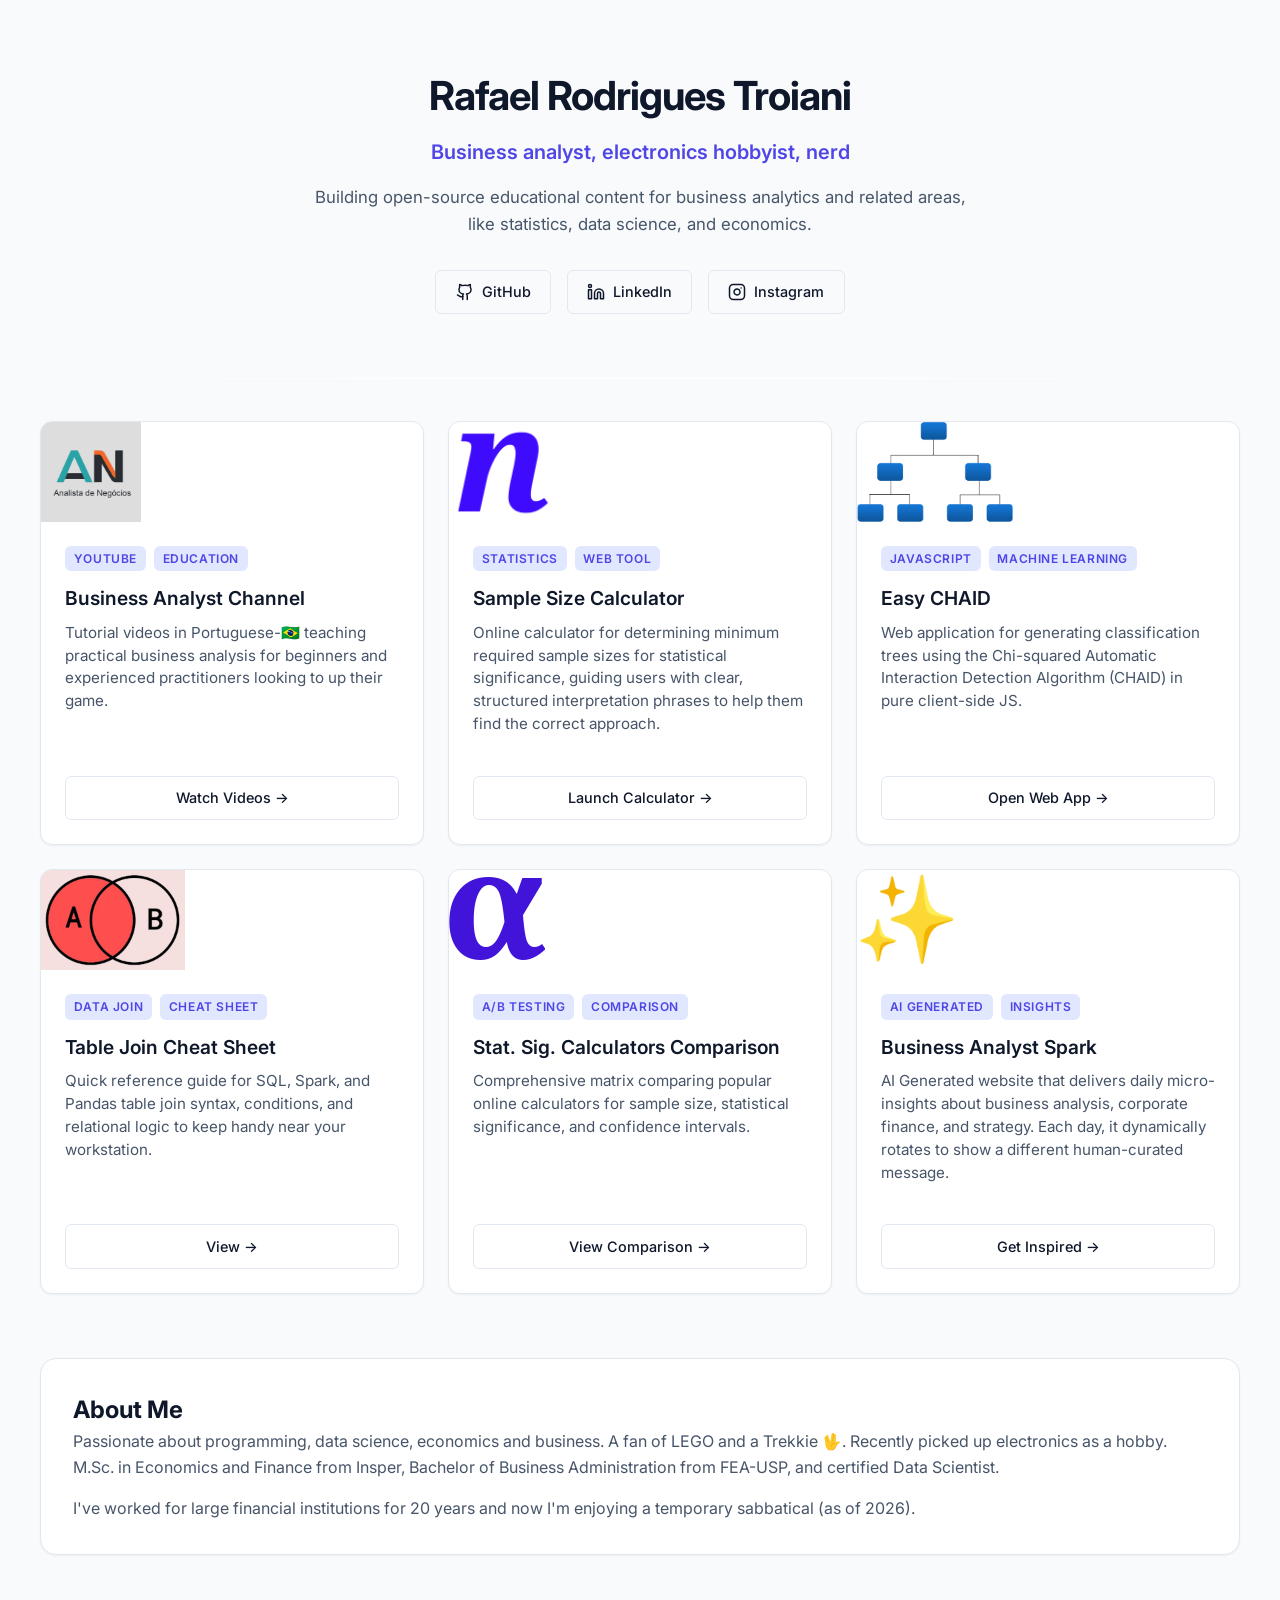
<file: index.html>
<!doctype html>
<html lang="en">
  <head>
    <title>Rafael Rodrigues Troiani</title>
    <meta charset="utf-8" />
    <link rel="icon" type="image/jpeg" href="img/favicon180.png" />
    <link rel="apple-touch-icon" href="img/favicon180.png" />
    <!-- Google tag (gtag.js) -->
    <script
      async
      src="https://www.googletagmanager.com/gtag/js?id=G-MQH401M9MK"
    ></script>
    <script>
      window.dataLayer = window.dataLayer || [];
      function gtag() {
        dataLayer.push(arguments);
      }
      gtag("js", new Date());
      gtag("config", "G-MQH401M9MK");
    </script>
    <meta name="viewport" content="width=device-width, initial-scale=1" />

    <!-- SEO & Social Meta Tags -->
    <meta
      name="description"
      content="Portfolio of Rafael Rodrigues Troiani — Business Analyst & M.Sc. in Economics. Open-source statistical tools, sample size calculators, and analytics guides."
    />
    <meta name="author" content="Rafael Rodrigues Troiani" />
    <meta
      name="keywords"
      content="Rafael Rodrigues Troiani,Decision tree,chaid,easy chaid,Rafael Troiani,sample size calculator"
    />

    <!-- Google Fonts -->
    <link rel="preconnect" href="https://fonts.googleapis.com" />
    <link rel="preconnect" href="https://fonts.gstatic.com" crossorigin />
    <link
      href="https://fonts.googleapis.com/css2?family=Inter:wght@400;500;600;700&family=JetBrains+Mono:wght@400;500&display=swap"
      rel="stylesheet"
    />

    <!-- Custom Styles -->
    <link rel="stylesheet" href="style.css" />
  </head>
  <body>
    <!-- Hero Header -->
    <header class="hero">
      <h1>Rafael Rodrigues Troiani</h1>
      <p class="hero-subtitle">Business analyst, electronics hobbyist, nerd</p>
      <p class="hero-bio">
        Building open-source educational content for business analytics and
        related areas, like statistics, data science, and economics.
      </p>
      <div class="social-links">
        <a
          href="https://github.com/rafatro"
          class="btn btn-outline"
          target="_blank"
          rel="noopener"
        >
          <svg
            xmlns="http://www.w3.org/2000/svg"
            width="20"
            height="20"
            viewBox="0 0 24 24"
            fill="none"
            stroke="currentColor"
            stroke-width="2"
            stroke-linecap="round"
            stroke-linejoin="round"
            class="btn-icon"
          >
            <path
              d="M15 22v-4a4.8 4.8 0 0 0-1-3.5c3 0 6-2 6-5.5.08-1.25-.27-2.48-1-3.5.28-1.15.28-2.35 0-3.5 0 0-1 0-3 1.5-2.64-.5-5.36-.5-8 0C6 2 5 2 5 2c-.3 1.15-.3 2.35 0 3.5A5.403 5.403 0 0 0 4 9c0 3.5 3 5.5 6 5.5-.39.49-.68 1.05-.85 1.65-.17.6-.22 1.23-.15 1.85v4"
            />
            <path d="M9 18c-4.51 2-5-2-7-2" />
          </svg>
          GitHub</a
        >
        <a
          href="https://www.linkedin.com/in/rafael-rodrigues-troiani"
          class="btn btn-outline"
          target="_blank"
          rel="noopener"
        >
          <svg
            xmlns="http://www.w3.org/2000/svg"
            width="20"
            height="20"
            viewBox="0 0 24 24"
            fill="none"
            stroke="currentColor"
            stroke-width="2"
            stroke-linecap="round"
            stroke-linejoin="round"
            class="btn-icon"
          >
            <path
              d="M16 8a6 6 0 0 1 6 6v7h-4v-7a2 2 0 0 0-2-2 2 2 0 0 0-2 2v7h-4v-7a6 6 0 0 1 6-6z"
            />
            <rect width="4" height="12" x="2" y="9" />
            <circle cx="4" cy="4" r="2" />
          </svg>
          LinkedIn</a
        >
        <a
          href="https://www.instagram.com/rafa_tro/"
          class="btn btn-outline"
          target="_blank"
          rel="noopener"
        >
          <svg
            xmlns="http://www.w3.org/2000/svg"
            width="20"
            height="20"
            viewBox="0 0 24 24"
            fill="none"
            stroke="currentColor"
            stroke-width="2"
            stroke-linecap="round"
            stroke-linejoin="round"
            class="btn-icon"
          >
            <rect width="20" height="20" x="2" y="2" rx="5" ry="5" />
            <path d="M16 11.37A4 4 0 1 1 12.63 8 4 4 0 0 1 16 11.37z" />
            <line x1="17.5" x2="17.51" y1="6.5" y2="6.5" />
          </svg>
          Instagram
        </a>
      </div>
    </header>
    <hr />
    <br />
    <main>
      <!-- Creations Grid Section -->
      <section>
        <div class="projects-grid">
          <!-- Business Analyst YT Channel -->
          <article class="project-card">
            <div class="card-image-wrapper">
              <img
                src="img/logoAN.jpg"
                alt="Analista de Negócios"
                class="card-image"
              />
            </div>
            <div class="card-content">
              <div class="card-header">
                <div class="card-badges">
                  <span class="badge">YouTube</span>
                  <span class="badge">Education</span>
                </div>
                <h3>Business Analyst Channel</h3>
                <p>
                  Tutorial videos in Portuguese-🇧🇷 teaching practical business
                  analysis for beginners and experienced practitioners looking
                  to up their game.
                </p>
              </div>
              <div class="card-footer">
                <a
                  href="https://www.youtube.com/@AnalistadeNegocios_"
                  class="btn btn-outline"
                  target="_blank"
                  rel="noopener"
                  >Watch Videos →</a
                >
              </div>
            </div>
          </article>

          <!-- Sample Size Calculator -->
          <article class="project-card">
            <div class="card-image-wrapper">
              <img src="img/n_blue.png" alt="n" class="card-image" />
            </div>
            <div class="card-content">
              <div class="card-header">
                <div class="card-badges">
                  <span class="badge">Statistics</span>
                  <span class="badge">Web Tool</span>
                </div>
                <h3>Sample Size Calculator</h3>
                <p>
                  Online calculator for determining minimum required sample
                  sizes for statistical significance, guiding users with clear,
                  structured interpretation phrases to help them find the
                  correct approach.
                </p>
              </div>
              <div class="card-footer">
                <a
                  href="https://samplesizecalculator.github.io/"
                  class="btn btn-outline"
                  >Launch Calculator →</a
                >
              </div>
            </div>
          </article>

          <!-- Easy CHAID -->
          <article class="project-card">
            <div class="card-image-wrapper">
              <img
                src="img/hierarchy.png"
                alt="Hierarchy tree"
                class="card-image"
              />
            </div>
            <div class="card-content">
              <div class="card-header">
                <div class="card-badges">
                  <span class="badge">JavaScript</span>
                  <span class="badge">Machine Learning</span>
                </div>
                <h3>Easy CHAID</h3>
                <p>
                  Web application for generating classification trees using the
                  Chi-squared Automatic Interaction Detection Algorithm (CHAID)
                  in pure client-side JS.
                </p>
              </div>
              <div class="card-footer">
                <a
                  href="https://rafatro.github.io/EasyCHAID"
                  class="btn btn-outline"
                  >Open Web App →</a
                >
              </div>
            </div>
          </article>

          <!-- Table Join Cheat Sheet -->
          <article class="project-card">
            <div class="card-image-wrapper">
              <img src="img/join.jpg" alt="Join" class="card-image" />
            </div>
            <div class="card-content">
              <div class="card-header">
                <div class="card-badges">
                  <span class="badge">Data Join</span>
                  <span class="badge">Cheat Sheet</span>
                </div>
                <h3>Table Join Cheat Sheet</h3>
                <p>
                  Quick reference guide for SQL, Spark, and Pandas table join
                  syntax, conditions, and relational logic to keep handy near
                  your workstation.
                </p>
              </div>
              <div class="card-footer">
                <a
                  href="https://rafatro.github.io/cheat-sheet-join"
                  class="btn btn-outline"
                  >View →</a
                >
              </div>
            </div>
          </article>

          <!-- Calculators Comparison -->
          <article class="project-card">
            <div class="card-image-wrapper">
              <img src="img/alpha.png" alt="Alpha" class="card-image" />
            </div>
            <div class="card-content">
              <div class="card-header">
                <div class="card-badges">
                  <span class="badge">A/B Testing</span>
                  <span class="badge">Comparison</span>
                </div>
                <h3>Stat. Sig. Calculators Comparison</h3>
                <p>
                  Comprehensive matrix comparing popular online calculators for
                  sample size, statistical significance, and confidence
                  intervals.
                </p>
              </div>
              <div class="card-footer">
                <a
                  href="https://rafatro.github.io/stat-sig-calculators"
                  class="btn btn-outline"
                  >View Comparison →</a
                >
              </div>
            </div>
          </article>

          <!-- Business Analyst Spark -->
          <article class="project-card">
            <div class="card-image-wrapper">
              <img src="img/Sparkle.png" alt="Alpha" class="card-image" />
            </div>
            <div class="card-content">
              <div class="card-header">
                <div class="card-badges">
                  <span class="badge">AI Generated</span>
                  <span class="badge">Insights</span>
                </div>
                <h3>Business Analyst Spark</h3>
                <p>
                  AI Generated website that delivers daily micro-insights about
                  business analysis, corporate finance, and strategy. Each day,
                  it dynamically rotates to show a different human-curated
                  message.
                </p>
              </div>
              <div class="card-footer">
                <a
                  href="https://baspark.github.io/"
                  class="btn btn-outline"
                  >Get Inspired →</a
                >
              </div>
            </div>
          </article>
        </div>
      </section>

      <!-- About Section -->
      <section class="about-section">
        <h2 class="section-title">About Me</h2>
        <p>
          Passionate about programming, data science, economics and business. A
          fan of LEGO and a Trekkie 🖖. Recently picked up electronics as a
          hobby.<br />
          M.Sc. in Economics and Finance from Insper, Bachelor of Business
          Administration from FEA-USP, and certified Data Scientist.
        </p>
        <p>
          I've worked for large financial institutions for 20 years and now I'm
          enjoying a temporary sabbatical (as of 2026).
        </p>
      </section>
    </main>
  </body>
</html>
</file>
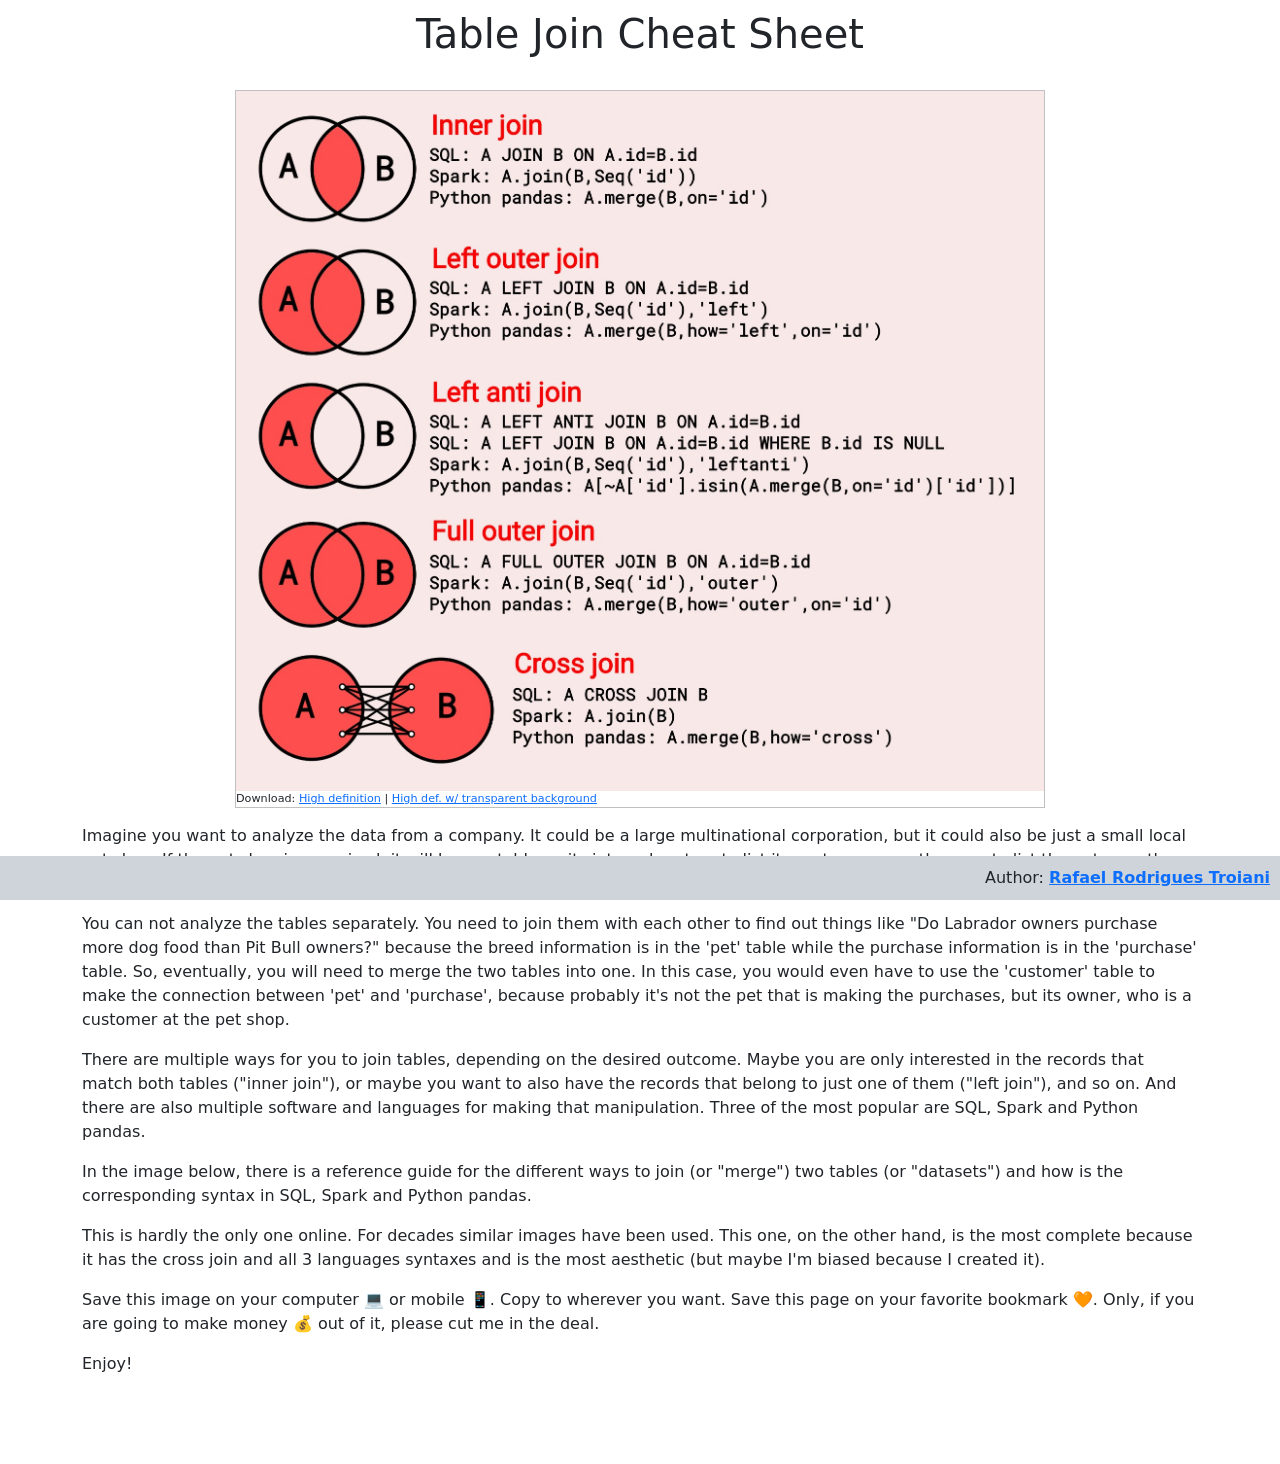
<file: cheat-sheet-join/index.html>
<!DOCTYPE html>
<html lang="en">
<head>
  <title>Table Join Cheat Sheet</title>
  <meta charset="utf-8">
  <link rel="icon" type="image/x-icon" href="favicon.png">
  <!-- Google tag (gtag.js) -->
  <script async src="https://www.googletagmanager.com/gtag/js?id=G-MQH401M9MK"></script>
  <script>
    window.dataLayer = window.dataLayer || [];
    function gtag(){dataLayer.push(arguments);}
    gtag('js', new Date());
    gtag('config', 'G-MQH401M9MK');
  </script>
  <meta name="viewport" content="width=device-width, initial-scale=1">
  <link href="https://cdn.jsdelivr.net/npm/bootstrap@5.3.2/dist/css/bootstrap.min.css" rel="stylesheet" integrity="sha384-T3c6CoIi6uLrA9TneNEoa7RxnatzjcDSCmG1MXxSR1GAsXEV/Dwwykc2MPK8M2HN" crossorigin="anonymous">
  <meta name="keywords" content="table,join,table join,merge,sql,spark,python,pandas,left join,outer,inner,leftanti,left anti,cross,cross join">
  <meta name="description" content="How to join (merge) two or more tables in SQL, Spark and Python Pandas">
  <style>
    a.link_format:link {color:inherit; text-decoration: underline;}
    a.link_format:visited {color:inherit; text-decoration: underline;}
    a.link_format:hover {color:#0000ff; text-decoration: underline;}
    body {margin-top: 10px;}
    .footer {
      position: fixed;
      left: 0;
      bottom: 0;
      padding: 10px;
      width: 100%;
      text-align: right;
    }
  </style>
</head>
<body>
  <div class="container">
    <h1 class="text-center">Table Join Cheat Sheet</h1><br>
    <figure style="border: thin #c0c0c0 solid;max-width:100%;max-width:810px;display: block;margin-left: auto;margin-right: auto;">
      <img src="Table Join SQL Spark Python.jpg" alt="cheat sheet for joining tables with sql spark and python pandas" style="max-width:100%">
      <figcaption style="font-size: 0.7em;">Download: <a href="Table Join SQL Spark Python (high).jpg">High definition</a> | <a href="Table Join SQL Spark Python (high transparent).png">High def. w/ transparent background</a></figcaption>
    </figure>
    <p>Imagine you want to analyze the data from a company. It could be a large multinational corporation, but it could also be just a small local pet shop. If the pet shop is organized, it will have a table on its internal system to list its customers, another one to list the pets, another one to list the purchases, and maybe others to list employees, expenses, stores, inventory, and so on.</p>
    <p>You can not analyze the tables separately. You need to join them with each other to find out things like "Do Labrador owners purchase more dog food than Pit Bull owners?" because the breed information is in the 'pet' table while the purchase information is in the 'purchase' table. So, eventually, you will need to merge the two tables into one. In this case, you would even have to use the 'customer' table to make the connection between 'pet' and 'purchase', because probably it's not the pet that is making the purchases, but its owner, who is a customer at the pet shop.</p>
    <p>There are multiple ways for you to join tables, depending on the desired outcome. Maybe you are only interested in the records that match both tables ("inner join"), or maybe you want to also have the records that belong to just one of them ("left join"), and so on. And there are also multiple software and languages for making that manipulation. Three of the most popular are SQL, Spark and Python pandas.</p>
    <p>In the image below, there is a reference guide for the different ways to join (or "merge") two tables (or "datasets") and how is the corresponding syntax in SQL, Spark and Python pandas.</p>
    <p>This is hardly the only one online. For decades similar images have been used. This one, on the other hand, is the most complete because it has the cross join and all 3 languages syntaxes and is the most aesthetic (but maybe I'm biased because I created it).</p>
    <p>Save this image on your computer &#128187; or mobile &#128241;. Copy to wherever you want. Save this page on your favorite bookmark &#129505;. Only, if you are going to make money &#128176; out of it, please cut me in the deal.</p>
    <p>Enjoy!</p>
    <br><br><br>
    <div class="footer bg-dark-subtle">
      Author: <a href="https://rafatro.github.io" target="_blank"><b>Rafael Rodrigues Troiani</b></a>
    </div>
</body>
</file>
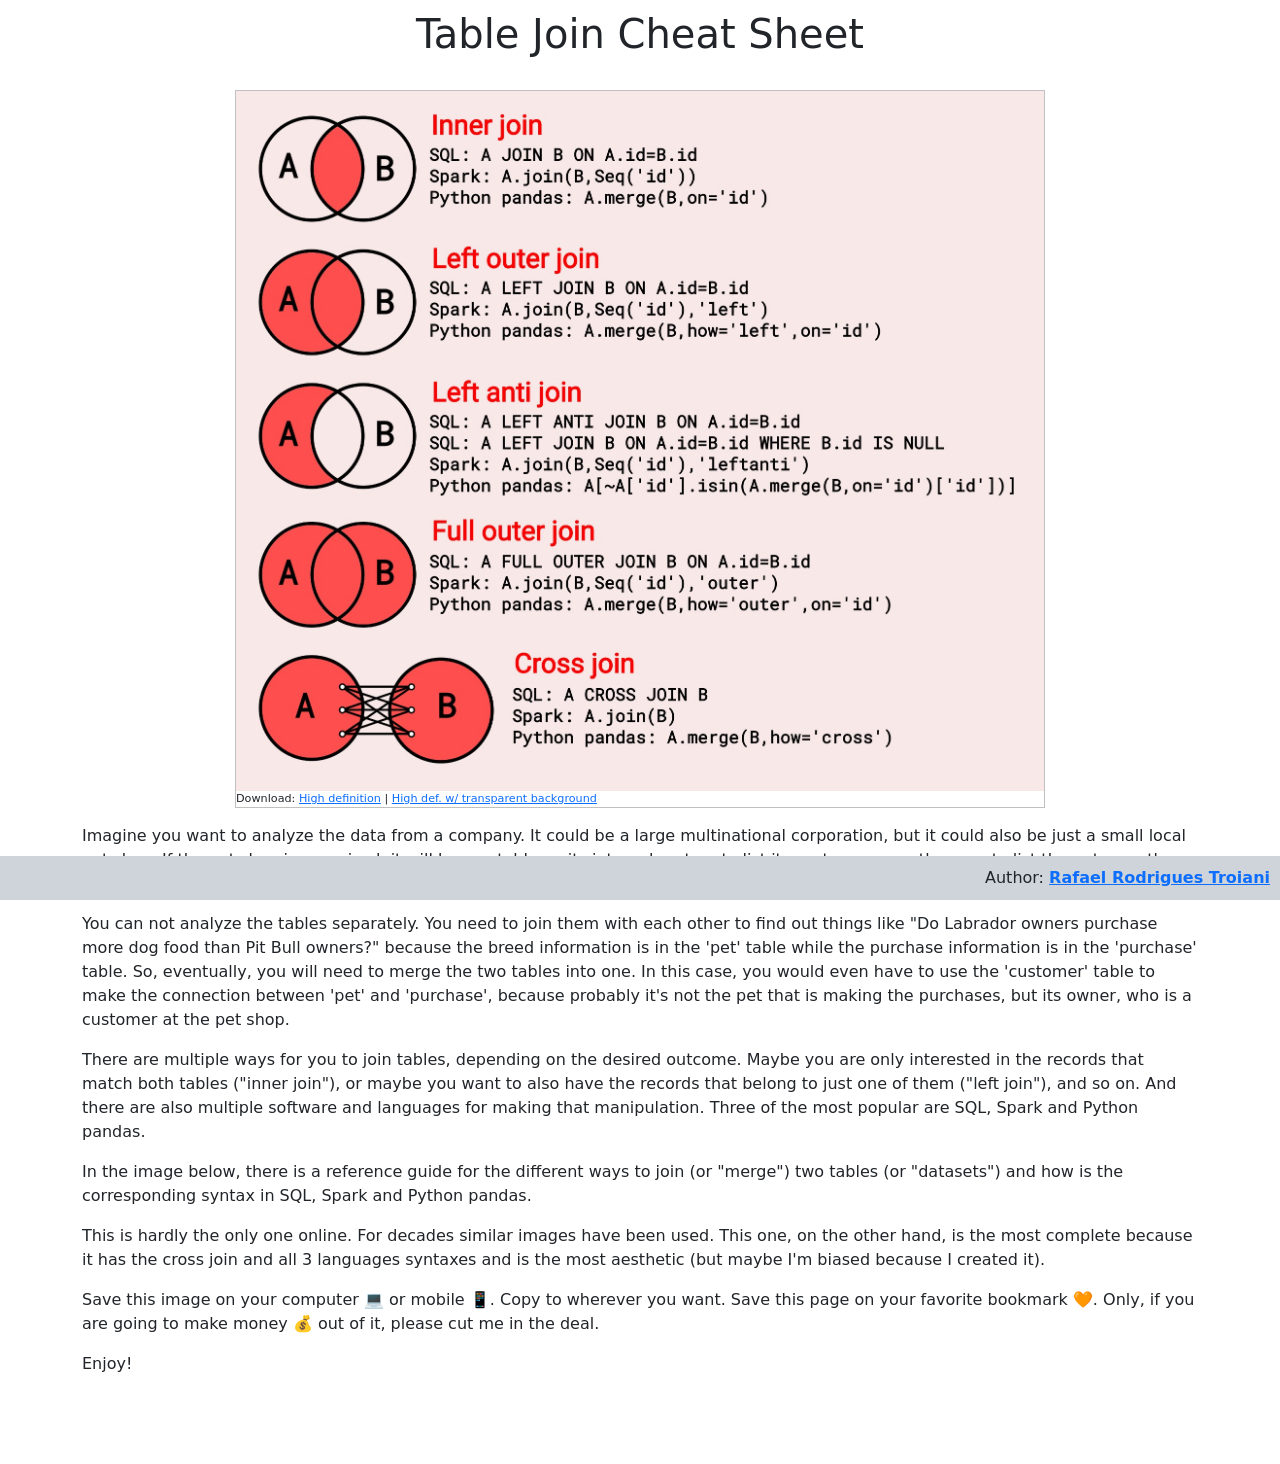
<file: cheatsheet_join/index.html>
<!DOCTYPE html>
<html lang="en">
<head>
  <title>Table Join Cheat Sheet</title>
  <meta charset="utf-8">
  <link rel="icon" type="image/x-icon" href="favicon.png">
  <!-- Google tag (gtag.js) -->
  <script async src="https://www.googletagmanager.com/gtag/js?id=G-MQH401M9MK"></script>
  <script>
    window.dataLayer = window.dataLayer || [];
    function gtag(){dataLayer.push(arguments);}
    gtag('js', new Date());
    gtag('config', 'G-MQH401M9MK');
  </script>
  <meta name="viewport" content="width=device-width, initial-scale=1">
  <link href="https://cdn.jsdelivr.net/npm/bootstrap@5.3.2/dist/css/bootstrap.min.css" rel="stylesheet" integrity="sha384-T3c6CoIi6uLrA9TneNEoa7RxnatzjcDSCmG1MXxSR1GAsXEV/Dwwykc2MPK8M2HN" crossorigin="anonymous">
  <meta name="keywords" content="table,join,table join,merge,sql,spark,python,pandas,left join,outer,inner,leftanti,left anti,cross,cross join">
  <meta name="description" content="How to join (merge) two or more tables in SQL, Spark and Python Pandas">
  <style>
    a.link_format:link {color:inherit; text-decoration: underline;}
    a.link_format:visited {color:inherit; text-decoration: underline;}
    a.link_format:hover {color:#0000ff; text-decoration: underline;}
    body {margin-top: 10px;}
    .footer {
      position: fixed;
      left: 0;
      bottom: 0;
      padding: 10px;
      width: 100%;
      text-align: right;
    }
  </style>
</head>
<body>
  <div class="container">
    <h1 class="text-center">Table Join Cheat Sheet</h1><br>
    <figure style="border: thin #c0c0c0 solid;max-width:100%;max-width:810px;display: block;margin-left: auto;margin-right: auto;">
      <img src="Table Join SQL Spark Python.jpg" alt="cheat sheet for joining tables with sql spark and python pandas" style="max-width:100%">
      <figcaption style="font-size: 0.7em;">Download: <a href="Table Join SQL Spark Python (high).jpg">High definition</a> | <a href="Table Join SQL Spark Python (high transparent).png">High def. w/ transparent background</a></figcaption>
    </figure>
    <p>Imagine you want to analyze the data from a company. It could be a large multinational corporation, but it could also be just a small local pet shop. If the pet shop is organized, it will have a table on its internal system to list its customers, another one to list the pets, another one to list the purchases, and maybe others to list employees, expenses, stores, inventory, and so on.</p>
    <p>You can not analyze the tables separately. You need to join them with each other to find out things like "Do Labrador owners purchase more dog food than Pit Bull owners?" because the breed information is in the 'pet' table while the purchase information is in the 'purchase' table. So, eventually, you will need to merge the two tables into one. In this case, you would even have to use the 'customer' table to make the connection between 'pet' and 'purchase', because probably it's not the pet that is making the purchases, but its owner, who is a customer at the pet shop.</p>
    <p>There are multiple ways for you to join tables, depending on the desired outcome. Maybe you are only interested in the records that match both tables ("inner join"), or maybe you want to also have the records that belong to just one of them ("left join"), and so on. And there are also multiple software and languages for making that manipulation. Three of the most popular are SQL, Spark and Python pandas.</p>
    <p>In the image below, there is a reference guide for the different ways to join (or "merge") two tables (or "datasets") and how is the corresponding syntax in SQL, Spark and Python pandas.</p>
    <p>This is hardly the only one online. For decades similar images have been used. This one, on the other hand, is the most complete because it has the cross join and all 3 languages syntaxes and is the most aesthetic (but maybe I'm biased because I created it).</p>
    <p>Save this image on your computer &#128187; or mobile &#128241;. Copy to wherever you want. Save this page on your favorite bookmark &#129505;. Only, if you are going to make money &#128176; out of it, please cut me in the deal.</p>
    <p>Enjoy!</p>
    <br><br><br>
    <div class="footer bg-dark-subtle">
      Author: <a href="https://rafatro.github.io/site/" target="_blank"><b>Rafael Rodrigues Troiani</b></a>
    </div>
</body>
</file>
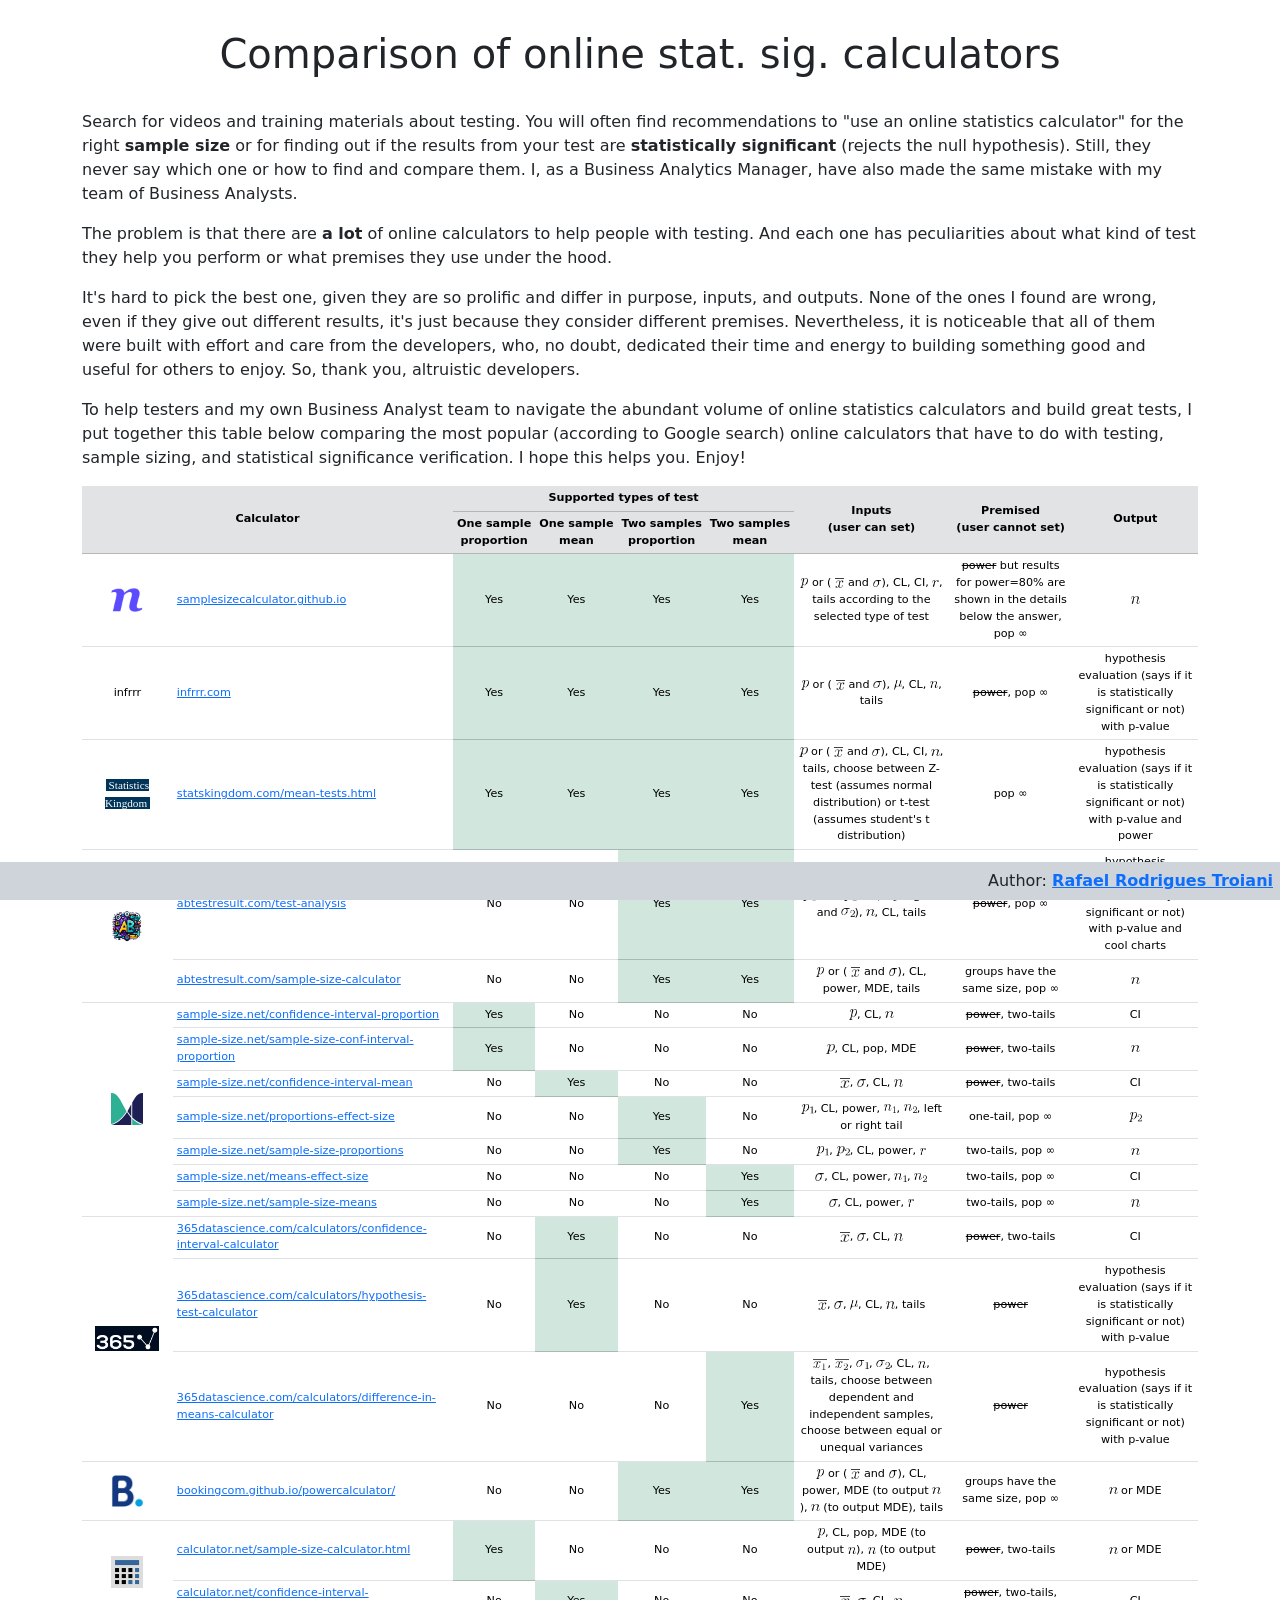
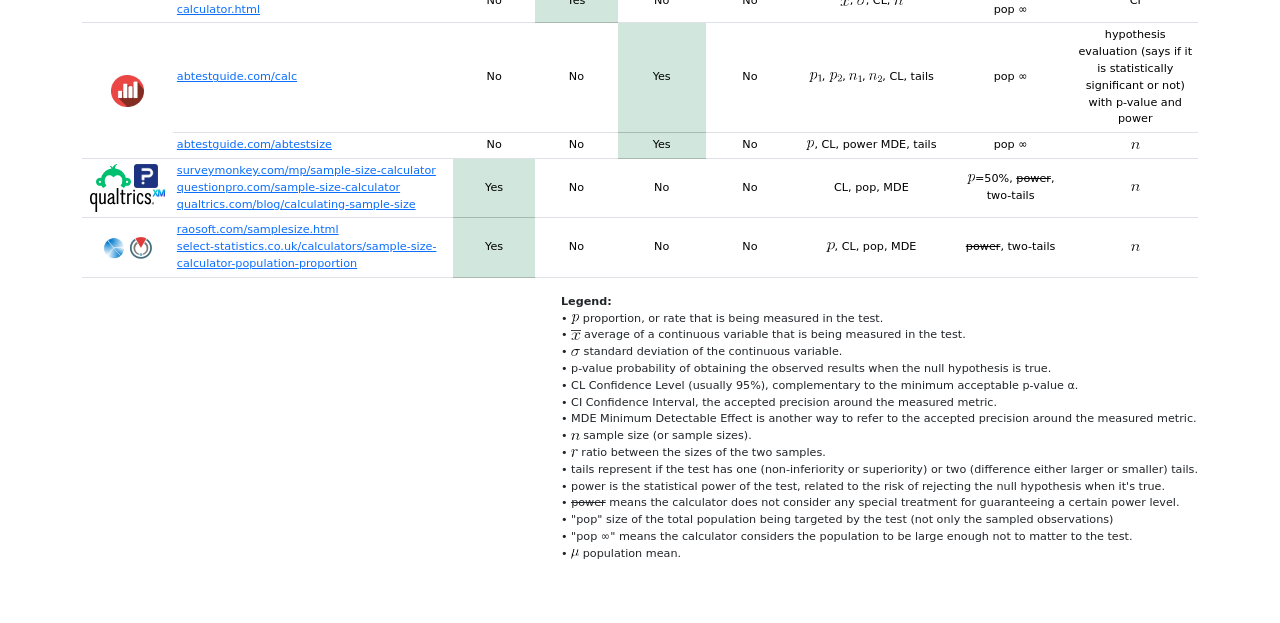
<file: stat-sig-calculators/index.html>
<!DOCTYPE html>
<html lang="en">
  <head>
    <title>Comparison of online calculators</title>
    <meta charset="utf-8" />
    <link rel="canonical" href="https://rafatro.github.io/stat-sig-calculators/" />
    <link rel="icon" type="image/png" href="favicon.png" />
    <link rel="apple-touch-icon" href="favicon.png" />
    <!-- Google tag (gtag.js) -->
    <script async src="https://www.googletagmanager.com/gtag/js?id=G-MQH401M9MK"></script>
    <script>
      window.dataLayer = window.dataLayer || [];
      function gtag() {
        dataLayer.push(arguments);
      }
      gtag("js", new Date());
      gtag("config", "G-MQH401M9MK");
    </script>
    <meta name="viewport" content="width=device-width, initial-scale=1" />
    <link href="https://cdn.jsdelivr.net/npm/bootstrap@5.3.2/dist/css/bootstrap.min.css" rel="stylesheet" integrity="sha384-T3c6CoIi6uLrA9TneNEoa7RxnatzjcDSCmG1MXxSR1GAsXEV/Dwwykc2MPK8M2HN" crossorigin="anonymous" />
    <meta name="keywords" content="statsig calculators,sample size calculators,statistical significance calculators,online calculators" />
    <meta name="description" content="Comparison of online calculators of statistically significant tests and sample sizes, like A/B tests" />
    <style>
      a.link_format:link {
        color: inherit;
        text-decoration: underline;
      }

      a.link_format:visited {
        color: inherit;
        text-decoration: underline;
      }

      a.link_format:hover {
        color: #0000ff;
        text-decoration: underline;
      }

      body {
        margin-top: 30px;
        margin-bottom: 60px;
      }

      .footer {
        position: fixed;
        left: 0;
        bottom: 0;
        padding: 7px;
        width: 100%;
        text-align: right;
      }

      .table {
        font-size: 0.7em;
        text-align: center;
      }

      .legend_container {
        display: flex;
        justify-content: flex-end;
      }

      .legend {
        display: inline-block;
        font-size: 0.7em;
      }

      .link_cell {
        text-align: left;
      }
    </style>
  </head>

  <body>
    <div class="container">
      <h1 class="text-center">Comparison of online stat. sig. calculators</h1>
      <br />
      <p>
        Search for videos and training materials about testing. You will often find recommendations to "use an online statistics calculator" for the right <b>sample size</b> or for finding out if the results from your test are
        <b>statistically significant</b> (rejects the null hypothesis). Still, they never say which one or how to find and compare them. I, as a Business Analytics Manager, have also made the same mistake with my team of Business Analysts.
      </p>
      <p>The problem is that there are <b>a lot</b> of online calculators to help people with testing. And each one has peculiarities about what kind of test they help you perform or what premises they use under the hood.</p>
      <p>
        It's hard to pick the best one, given they are so prolific and differ in purpose, inputs, and outputs. None of the ones I found are wrong, even if they give out different results, it's just because they consider different premises.
        Nevertheless, it is noticeable that all of them were built with effort and care from the developers, who, no doubt, dedicated their time and energy to building something good and useful for others to enjoy. So, thank you, altruistic
        developers.
      </p>
      <p>
        To help testers and my own Business Analyst team to navigate the abundant volume of online statistics calculators and build great tests, I put together this table below comparing the most popular (according to Google search) online
        calculators that have to do with testing, sample sizing, and statistical significance verification. I hope this helps you. Enjoy!
      </p>
      <table class="table table-sm align-middle table-hover">
        <tr class="table-secondary">
          <th colspan="2" rowspan="2">Calculator</th>
          <th colspan="4">Supported types of test</th>
          <th rowspan="2">Inputs<br />(user can set)</th>
          <th rowspan="2">Premised<br />(user cannot set)</th>
          <th rowspan="2">Output</th>
        </tr>
        <tr class="table-secondary">
          <th style="text-wrap: nowrap">One sample<br />proportion</th>
          <th style="text-wrap: nowrap">One sample<br />mean</th>
          <th style="text-wrap: nowrap">
            Two samples<br />
            proportion
          </th>
          <th style="text-wrap: nowrap">
            Two samples<br />
            mean
          </th>
        </tr>
        <tr>
          <td><img src="samplesizecalculator.png" height="32" alt="samplesizecalculator.github.io logo" /></td>
          <td class="link_cell"><a href="https://samplesizecalculator.github.io/" target="_blank">samplesizecalculator.github.io</a></td>
          <td class="table-success">Yes</td>
          <td class="table-success">Yes</td>
          <td class="table-success">Yes</td>
          <td class="table-success">Yes</td>
          <td>
            <img src="p.png" style="height: 0.9em" /> or ( <img src="bar_x.png" style="height: 0.9em" /> and <img src="sigma.png" style="height: 0.65em" />), CL, CI, <img src="r.png" style="height: 0.65em" />, tails according to the
            selected type of test
          </td>
          <td><span style="text-decoration: line-through">power</span> but results for power=80% are shown in the details below the answer, pop &infin;</td>
          <td><img src="n.png" style="height: 0.65em" /></td>
        </tr>
        <tr>
          <td>infrrr</td>
          <td class="link_cell"><a href="https://infrrr.com/">infrrr.com</a></td>
          <td class="table-success">Yes</td>
          <td class="table-success">Yes</td>
          <td class="table-success">Yes</td>
          <td class="table-success">Yes</td>
          <td>
            <img src="p.png" style="height: 0.9em" /> or ( <img src="bar_x.png" style="height: 0.9em" /> and <img src="sigma.png" style="height: 0.65em" />), <img src="mu.png" style="height: 0.9em" />, CL,
            <img src="n.png" style="height: 0.65em" />, tails
          </td>
          <td><span style="text-decoration: line-through">power</span>, pop &infin;</td>
          <td>hypothesis evaluation (says if it is statistically significant or not) with p-value</td>
        </tr>

        <tr>
          <td><span style="background-color: #003459; color: #ffffff; font-family: serif">&nbsp;Statistics Kingdom&nbsp;</span></td>
          <td class="link_cell"><a href="https://statskingdom.com/mean-tests.html">statskingdom.com/mean-tests.html</a></td>
          <td class="table-success">Yes</td>
          <td class="table-success">Yes</td>
          <td class="table-success">Yes</td>
          <td class="table-success">Yes</td>
          <td>
            <img src="p.png" style="height: 0.9em" /> or ( <img src="bar_x.png" style="height: 0.9em" /> and <img src="sigma.png" style="height: 0.65em" />), CL, CI, <img src="n.png" style="height: 0.65em" />, tails, choose between Z-test
            (assumes normal distribution) or t-test (assumes student's t distribution)
          </td>
          <td>pop &infin;</td>
          <td>hypothesis evaluation (says if it is statistically significant or not) with p-value and power</td>
        </tr>
        <tr>
          <td rowspan="2"><img src="abtestresult.png" height="32" alt="abtestresult.com logo" /></td>
          <td class="link_cell"><a href="https://abtestresult.com/test-analysis">abtestresult.com/test-analysis</a></td>
          <td>No</td>
          <td>No</td>
          <td class="table-success">Yes</td>
          <td class="table-success">Yes</td>
          <td>
            <img src="p_1.png" style="height: 0.9em" /> and <img src="p_2.png" style="height: 0.9em" /> or ( <img src="bar_x_1.png" style="height: 1em" />, <img src="bar_x_2.png" style="height: 1em" />,
            <img src="sigma_1.png" style="height: 0.8em" /> and <img src="sigma_2.png" style="height: 0.8em" />), <img src="n.png" style="height: 0.65em" />, CL, tails
          </td>
          <td><span style="text-decoration: line-through">power</span>, pop &infin;</td>
          <td>hypothesis evaluation (says if it is statistically significant or not) with p-value and cool charts</td>
        </tr>
        <tr>
          <td class="link_cell"><a href="https://abtestresult.com/sample-size-calculator">abtestresult.com/sample-size-calculator</a></td>
          <td>No</td>
          <td>No</td>
          <td class="table-success">Yes</td>
          <td class="table-success">Yes</td>
          <td><img src="p.png" style="height: 0.9em" /> or ( <img src="bar_x.png" style="height: 0.9em" /> and <img src="sigma.png" style="height: 0.65em" />), CL, power, MDE, tails</td>
          <td>groups have the same size, pop &infin;</td>
          <td><img src="n.png" style="height: 0.65em" /></td>
        </tr>
        <tr>
          <td rowspan="7"><img src="sample-size-net.svg" height="32" alt="sample-size.net logo" /></td>
          <td class="link_cell"><a href="https://sample-size.net/confidence-interval-proportion/">sample-size.net/confidence-interval-proportion</a></td>
          <td class="table-success">Yes</td>
          <td>No</td>
          <td>No</td>
          <td>No</td>
          <td><img src="p.png" style="height: 0.9em" />, CL, <img src="n.png" style="height: 0.65em" /></td>
          <td><span style="text-decoration: line-through">power</span>, two-tails</td>
          <td>CI</td>
        </tr>
        <tr>
          <td class="link_cell"><a href="https://sample-size.net/sample-size-conf-interval-proportion/">sample-size.net/sample-size-conf-interval-proportion</a></td>
          <td class="table-success">Yes</td>
          <td>No</td>
          <td>No</td>
          <td>No</td>
          <td><img src="p.png" style="height: 0.9em" />, CL, pop, MDE</td>
          <td><span style="text-decoration: line-through">power</span>, two-tails</td>
          <td><img src="n.png" style="height: 0.65em" /></td>
        </tr>
        <tr>
          <td class="link_cell"><a href="https://sample-size.net/confidence-interval-mean/">sample-size.net/confidence-interval-mean</a></td>
          <td>No</td>
          <td class="table-success">Yes</td>
          <td>No</td>
          <td>No</td>
          <td><img src="bar_x.png" style="height: 0.9em" />, <img src="sigma.png" style="height: 0.65em" />, CL, <img src="n.png" style="height: 0.65em" /></td>
          <td><span style="text-decoration: line-through">power</span>, two-tails</td>
          <td>CI</td>
        </tr>
        <tr>
          <td class="link_cell"><a href="https://sample-size.net/proportions-effect-size/">sample-size.net/proportions-effect-size</a></td>
          <td>No</td>
          <td>No</td>
          <td class="table-success">Yes</td>
          <td>No</td>
          <td><img src="p_1.png" style="height: 0.9em" />, CL, power, <img src="n_1.png" style="height: 0.8em" />, <img src="n_2.png" style="height: 0.8em" />, left or right tail</td>
          <td>one-tail, pop &infin;</td>
          <td><img src="p_2.png" style="height: 0.9em" /></td>
        </tr>
        <tr>
          <td class="link_cell"><a href="https://sample-size.net/sample-size-proportions/">sample-size.net/sample-size-proportions</a></td>
          <td>No</td>
          <td>No</td>
          <td class="table-success">Yes</td>
          <td>No</td>
          <td><img src="p_1.png" style="height: 0.9em" />, <img src="p_2.png" style="height: 0.9em" />, CL, power, <img src="r.png" style="height: 0.65em" /></td>
          <td>two-tails, pop &infin;</td>
          <td><img src="n.png" style="height: 0.65em" /></td>
        </tr>
        <tr>
          <td class="link_cell"><a href="https://sample-size.net/means-effect-size/">sample-size.net/means-effect-size</a></td>
          <td>No</td>
          <td>No</td>
          <td>No</td>
          <td class="table-success">Yes</td>
          <td><img src="sigma.png" style="height: 0.65em" />, CL, power, <img src="n_1.png" style="height: 0.8em" />, <img src="n_2.png" style="height: 0.8em" /></td>
          <td>two-tails, pop &infin;</td>
          <td>CI</td>
        </tr>
        <tr>
          <td class="link_cell"><a href="https://sample-size.net/sample-size-means/">sample-size.net/sample-size-means</a></td>
          <td>No</td>
          <td>No</td>
          <td>No</td>
          <td class="table-success">Yes</td>
          <td><img src="sigma.png" style="height: 0.65em" />, CL, power, <img src="r.png" style="height: 0.65em" /></td>
          <td>two-tails, pop &infin;</td>
          <td><img src="n.png" style="height: 0.65em" /></td>
        </tr>
        <tr>
          <td rowspan="3"><img src="365DataScience.png" width="64" alt="365datascience.com logo" /></td>
          <td class="link_cell"><a href="https://365datascience.com/calculators/confidence-interval-calculator/">365datascience.com/calculators/confidence-interval-calculator</a></td>
          <td>No</td>
          <td class="table-success">Yes</td>
          <td>No</td>
          <td>No</td>
          <td><img src="bar_x.png" style="height: 0.9em" />, <img src="sigma.png" style="height: 0.65em" />, CL, <img src="n.png" style="height: 0.65em" /></td>
          <td><span style="text-decoration: line-through">power</span>, two-tails</td>
          <td>CI</td>
        </tr>
        <tr>
          <td class="link_cell"><a href="https://365datascience.com/calculators/hypothesis-test-calculator/">365datascience.com/calculators/hypothesis-test-calculator</a></td>
          <td>No</td>
          <td class="table-success">Yes</td>
          <td>No</td>
          <td>No</td>
          <td><img src="bar_x.png" style="height: 0.9em" />, <img src="sigma.png" style="height: 0.65em" />, <img src="mu.png" style="height: 0.9em" />, CL, <img src="n.png" style="height: 0.65em" />, tails</td>
          <td><span style="text-decoration: line-through">power</span></td>
          <td>hypothesis evaluation (says if it is statistically significant or not) with p-value</td>
        </tr>
        <tr>
          <td class="link_cell"><a href="https://365datascience.com/calculators/difference-in-means-calculator/">365datascience.com/calculators/difference-in-means-calculator</a></td>
          <td>No</td>
          <td>No</td>
          <td>No</td>
          <td class="table-success">Yes</td>
          <td>
            <img src="bar_x_1.png" style="height: 1em" />, <img src="bar_x_2.png" style="height: 1em" />, <img src="sigma_1.png" style="height: 0.8em" />, <img src="sigma_2.png" style="height: 0.8em" />, CL,
            <img src="n.png" style="height: 0.65em" />, tails, choose between dependent and independent samples, choose between equal or unequal variances
          </td>
          <td><span style="text-decoration: line-through">power</span></td>
          <td>hypothesis evaluation (says if it is statistically significant or not) with p-value</td>
        </tr>
        <tr>
          <td><img src="Bookingcom.png" height="32" alt="bookingcom.github.io/powercalculator logo" /></td>
          <td class="link_cell"><a href="https://bookingcom.github.io/powercalculator/">bookingcom.github.io/powercalculator/</a></td>
          <td>No</td>
          <td>No</td>
          <td class="table-success">Yes</td>
          <td class="table-success">Yes</td>
          <td>
            <img src="p.png" style="height: 0.9em" /> or ( <img src="bar_x.png" style="height: 0.9em" /> and <img src="sigma.png" style="height: 0.65em" />), CL, power, MDE (to output <img src="n.png" style="height: 0.65em" />),
            <img src="n.png" style="height: 0.65em" /> (to output MDE), tails
          </td>
          <td>groups have the same size, pop &infin;</td>
          <td><img src="n.png" style="height: 0.65em" /> or MDE</td>
        </tr>
        <tr>
          <td rowspan="2"><img src="calculator-net.png" height="32" alt="calculator.net logo" /></td>
          <td class="link_cell"><a href="https://www.calculator.net/sample-size-calculator.html/">calculator.net/sample-size-calculator.html</a></td>
          <td class="table-success">Yes</td>
          <td>No</td>
          <td>No</td>
          <td>No</td>
          <td><img src="p.png" style="height: 0.9em" />, CL, pop, MDE (to output <img src="n.png" style="height: 0.65em" />), <img src="n.png" style="height: 0.65em" /> (to output MDE)</td>
          <td><span style="text-decoration: line-through">power</span>, two-tails</td>
          <td><img src="n.png" style="height: 0.65em" /> or MDE</td>
        </tr>
        <tr>
          <td class="link_cell"><a href="https://www.calculator.net/confidence-interval-calculator.html/">calculator.net/confidence-interval-calculator.html</a></td>
          <td>No</td>
          <td class="table-success">Yes</td>
          <td>No</td>
          <td>No</td>
          <td><img src="bar_x.png" style="height: 0.9em" />, <img src="sigma.png" style="height: 0.65em" />, CL, <img src="n.png" style="height: 0.65em" /></td>
          <td><span style="text-decoration: line-through">power</span>, two-tails, pop &infin;</td>
          <td>CI</td>
        </tr>
        <tr>
          <td rowspan="2"><img src="abtestguide.png" height="32" alt="abtestguide.com logo" /></td>
          <td class="link_cell"><a href="https://abtestguide.com/calc/">abtestguide.com/calc</a></td>
          <td>No</td>
          <td>No</td>
          <td class="table-success">Yes</td>
          <td>No</td>
          <td><img src="p_1.png" style="height: 0.9em" />, <img src="p_2.png" style="height: 0.9em" />, <img src="n_1.png" style="height: 0.8em" />, <img src="n_2.png" style="height: 0.8em" />, CL, tails</td>
          <td>pop &infin;</td>
          <td>hypothesis evaluation (says if it is statistically significant or not) with p-value and power</td>
        </tr>
        <tr>
          <td class="link_cell"><a href="https://abtestguide.com/abtestsize/">abtestguide.com/abtestsize</a></td>
          <td>No</td>
          <td>No</td>
          <td class="table-success">Yes</td>
          <td>No</td>
          <td><img src="p.png" style="height: 0.9em" />, CL, power MDE, tails</td>
          <td>pop &infin;</td>
          <td><img src="n.png" style="height: 0.65em" /></td>
        </tr>
        <tr>
          <td>
            <img src="SurveyMonkey.png" height="24" alt="surveymonkey.com logo" />
            <img src="questionpro.png" height="24" alt="questionpro.com logo" />
            <img src="qualtrics.svg" height="24" alt="qualtrics.com logo" />
          </td>
          <td class="link_cell">
            <a href="https://www.surveymonkey.com/mp/sample-size-calculator/">surveymonkey.com/mp/sample-size-calculator</a><br />
            <a href="https://www.questionpro.com/sample-size-calculator/">questionpro.com/sample-size-calculator</a><br />
            <a href="https://www.qualtrics.com/blog/calculating-sample-size/">qualtrics.com/blog/calculating-sample-size</a>
          </td>
          <td class="table-success">Yes</td>
          <td>No</td>
          <td>No</td>
          <td>No</td>
          <td>CL, pop, MDE</td>
          <td><img src="p.png" style="height: 0.9em" />=50%, <span style="text-decoration: line-through">power</span>, two-tails</td>
          <td><img src="n.png" style="height: 0.65em" /></td>
        </tr>
        <tr>
          <td>
            <img src="raosoft.gif" height="24" alt="raosoft.com logo" />
            <img src="select-statistics.png" height="24" alt="select-statistics.co.uk logo" />
          </td>
          <td class="link_cell">
            <a href="http://www.raosoft.com/samplesize.html">raosoft.com/samplesize.html</a><br />
            <a href="https://select-statistics.co.uk/calculators/sample-size-calculator-population-proportion/">select-statistics.co.uk/calculators/sample-size-calculator-population-proportion</a>
          </td>
          <td class="table-success">Yes</td>
          <td>No</td>
          <td>No</td>
          <td>No</td>
          <td><img src="p.png" style="height: 0.9em" />, CL, pop, MDE</td>
          <td><span style="text-decoration: line-through">power</span>, two-tails</td>
          <td><img src="n.png" style="height: 0.65em" /></td>
        </tr>
      </table>
      <div class="legend_container">
        <div class="legend">
          <b>Legend:</b><br />
          &bull; <img src="p.png" style="height: 0.9em" /> proportion, or rate that is being measured in the test.<br />
          &bull; <img src="bar_x.png" style="height: 0.9em" /> average of a continuous variable that is being measured in the test.<br />
          &bull; <img src="sigma.png" style="height: 0.65em" /> standard deviation of the continuous variable.<br />
          &bull; p-value probability of obtaining the observed results when the null hypothesis is true.<br />
          &bull; CL Confidence Level (usually 95%), complementary to the minimum acceptable p-value &alpha;.<br />
          &bull; CI Confidence Interval, the accepted precision around the measured metric.<br />
          &bull; MDE Minimum Detectable Effect is another way to refer to the accepted precision around the measured metric.<br />
          &bull; <img src="n.png" style="height: 0.65em" /> sample size (or sample sizes).<br />
          &bull; <img src="r.png" style="height: 0.65em" /> ratio between the sizes of the two samples.<br />
          &bull; tails represent if the test has one (non-inferiority or superiority) or two (difference either larger or smaller) tails.<br />
          &bull; power is the statistical power of the test, related to the risk of rejecting the null hypothesis when it's true.<br />
          &bull; <span style="text-decoration: line-through">power</span> means the calculator does not consider any special treatment for guaranteeing a certain power level.<br />
          &bull; "pop" size of the total population being targeted by the test (not only the sampled observations)<br />
          &bull; "pop &infin;" means the calculator considers the population to be large enough not to matter to the test.<br />
          &bull; <img src="mu.png" style="height: 0.9em" /> population mean.<br />
        </div>
      </div>
    </div>
    <div class="footer bg-dark-subtle">
      Author: <a href="https://rafatro.github.io" target="_blank"><b>Rafael Rodrigues Troiani</b></a>
    </div>
  </body>
</html>
</file>
<file: style.css>
/* ==========================================================================
   Design Tokens & CSS Variables
   ========================================================================== */
:root {
  /* Color Palette - Light Mode */
  --bg-primary: #f8fafc;
  --bg-surface: #ffffff;
  --text-primary: #0f172a;
  --text-secondary: #475569;
  --text-muted: #64748b;
  --accent-color: #4f46e5;
  --accent-hover: #4338ca;
  --accent-light: #e0e7ff;
  --border-color: #e2e8f0;

  /* Typography */
  --font-sans:
    "Inter", system-ui, -apple-system, BlinkMacSystemFont, "Segoe UI", Roboto,
    sans-serif;
  --font-mono: "JetBrains Mono", Fira Code, monospace;

  /* Layout & Spacing */
  --max-width: 1080px;
  --radius-sm: 6px;
  --radius-md: 12px;
  --radius-lg: 16px;

  /* Elevation & Shadows */
  --shadow-sm: 0 1px 2px 0 rgba(0, 0, 0, 0.05);
  --shadow-md:
    0 4px 6px -1px rgba(0, 0, 0, 0.08), 0 2px 4px -2px rgba(0, 0, 0, 0.05);
  --shadow-hover:
    0 12px 20px -3px rgba(79, 70, 229, 0.12), 0 4px 6px -4px rgba(0, 0, 0, 0.05);

  --transition-fast: 0.2s ease;
}

/* Dark Mode Preference Override */
@media (prefers-color-scheme: dark) {
  :root {
    --bg-primary: #0f172a;
    --bg-surface: #1e293b;
    --text-primary: #f8fafc;
    --text-secondary: #cbd5e1;
    --text-muted: #94a3b8;
    --accent-color: #6366f1;
    --accent-hover: #818cf8;
    --accent-light: #312e81;
    --border-color: #334155;
    --shadow-sm: 0 1px 2px 0 rgba(0, 0, 0, 0.3);
    --shadow-md: 0 4px 6px -1px rgba(0, 0, 0, 0.4);
    --shadow-hover: 0 12px 20px -3px rgba(99, 102, 241, 0.25);
  }
}

/* ==========================================================================
   Reset & Base Styles
   ========================================================================== */
*,
*::before,
*::after {
  box-sizing: border-box;
  margin: 0;
  padding: 0;
}

body {
  background-color: var(--bg-primary);
  color: var(--text-primary);
  font-family: var(--font-sans);
  line-height: 1.6;
  -webkit-font-smoothing: antialiased;
  padding: 1rem 1rem;
}

/* Container */
.container {
  max-width: var(--max-width);
  margin: 0 auto;
  padding: 0 1rem;
}

/* ==========================================================================
   Hero Section
   ========================================================================== */
.hero {
  padding: 3rem 1rem 3rem;
  text-align: center;
}

.hero h1 {
  font-size: 2.5rem;
  font-weight: 700;
  letter-spacing: -0.025em;
  color: var(--text-primary);
  margin-bottom: 0.5rem;
}

.hero-subtitle {
  font-size: 1.25rem;
  color: var(--accent-color);
  font-weight: 600;
  margin-bottom: 1rem;
}

.hero-bio {
  font-size: 1.05rem;
  color: var(--text-secondary);
  max-width: 680px;
  margin-bottom: 1.5rem;
  margin-left: auto;
  margin-right: auto;
  text-align: center;
}

.social-links {
  display: flex;
  gap: 1rem;
  margin-top: 2rem;
  justify-content: center;
}

/* Buttons */
.btn {
  display: inline-flex;
  align-items: center;
  justify-content: center;
  padding: 0.6rem 1.2rem;
  font-size: 0.9rem;
  font-weight: 500;
  border-radius: var(--radius-sm);
  text-decoration: none;
  transition: all var(--transition-fast);
  min-height: 44px; /* Touch target accessibility */
  gap: 0.5rem;
}

.btn-icon {
  width: 1.25em;
  height: 1.25em;
}

.btn-primary {
  background-color: var(--accent-color);
  color: #ffffff;
}

.btn-primary:hover {
  background-color: var(--accent-hover);
  transform: translateY(-1px);
}

.btn-outline {
  background-color: transparent;
  color: var(--text-primary);
  border: 1px solid var(--border-color);
}

.btn-outline:hover {
  background-color: var(--bg-surface);
  border-color: var(--accent-color);
  color: var(--accent-color);
}

/* ==========================================================================
   HR
   ========================================================================== */
hr {
  border: 0;
  height: 1px;
  background-image: linear-gradient(to right, rgba(0, 0, 0, 0), rgb(255, 255, 255), rgb(255, 255, 255), rgba(0, 0, 0, 0));
  margin: 1rem auto;
  width: 100%;
}


/* ==========================================================================
   Card Grid & Responsive Card Layout
   ========================================================================== */
.projects-grid {
  display: grid;
  /* Auto-fit creates responsive columns based on screen width. 
     Cards will never be smaller than 300px wide. */
  grid-template-columns: repeat(auto-fill, minmax(300px, 1fr));
  gap: 1.5rem;
  margin-bottom: 4rem;
  max-width: 1200px;
  margin-left: auto;
  margin-right: auto;
}

.project-card {
  background-color: var(--bg-surface);
  border: 1px solid var(--border-color);
  border-radius: var(--radius-md);
  display: flex;
  flex-direction: column;
  overflow: hidden;
  box-shadow: var(--shadow-sm);
  transition:
    transform var(--transition-fast),
    box-shadow var(--transition-fast),
    border-color var(--transition-fast);
}

.project-card:hover {
  transform: translateY(-3px);
  box-shadow: var(--shadow-hover);
  border-color: var(--accent-color);
}

/* Strict Image Wrapper */
.card-image-wrapper {
  width: 100%;
  height: 100%;
  max-height: 100px;
  max-width: 160px;
  background: transparent;
  overflow: hidden;
  display: flex;
  align-items: flex-start;
  justify-content: flex-start;
}

.card-image {
  max-width: 100%;
  max-height: 100%;
  object-fit: contain;
  width: auto;
  height: auto;
}

.card-image.contain {
  object-fit: contain; /* Scales the entire image to fit INSIDE the 200px box */
  padding: 1.5rem; /* Keeps it away from the absolute edges */
  width: auto; /* Allows natural width scaling based on height */
}

/* Inner content wrapper */
.card-content {
  padding: 1.5rem;
  display: flex;
  flex-direction: column;
  flex-grow: 1;
}

.card-header {
  margin-bottom: 1rem;
}

.card-badges {
  display: flex;
  gap: 0.5rem;
  flex-wrap: wrap;
  margin-bottom: 0.75rem;
}

.badge {
  font-size: 0.75rem;
  font-weight: 600;
  padding: 0.2rem 0.55rem;
  border-radius: var(--radius-sm);
  background-color: var(--accent-light);
  color: var(--accent-color);
  text-transform: uppercase;
  letter-spacing: 0.05em;
}

.project-card h3 {
  font-size: 1.2rem;
  font-weight: 600;
  color: var(--text-primary);
  margin-bottom: 0.5rem;
}

.project-card p {
  font-size: 0.95rem;
  color: var(--text-secondary);
  line-height: 1.5;
  margin-bottom: 1.5rem;
}

.card-footer {
  margin-top: auto;
}

.card-footer .btn {
  width: 100%;
}

/* ==========================================================================
   About & Contact Section
   ========================================================================== */
.about-section {
  background-color: var(--bg-surface);
  border: 1px solid var(--border-color);
  border-radius: var(--radius-lg);
  padding: 2rem;
  box-shadow: var(--shadow-sm);
  max-width: 1200px;
  margin: 4rem auto;
  
}

.about-section p {
  color: var(--text-secondary);
  margin-bottom: 1rem;
}

.about-section p:last-child {
  margin-bottom: 0;
}

/* ==========================================================================
   Footer
   ========================================================================== */
footer {
  text-align: center;
  padding: 2rem 0;
  color: var(--text-muted);
  font-size: 0.875rem;
  border-top: 1px solid var(--border-color);
}

/* ==========================================================================
   Responsive Adjustments
   ========================================================================== */
@media (max-width: 640px) {
  body {
    padding: 1rem 0.5rem;
  }

  .hero h1 {
    font-size: 2rem;
  }

  .hero-subtitle {
    font-size: 1.1rem;
  }

  .projects-grid {
    grid-template-columns: 1fr; /* Full width cards on small screens */
  }

  .social-links {
    flex-direction: column;
  }

  .btn {
    width: 100%;
  }
}
</file>
